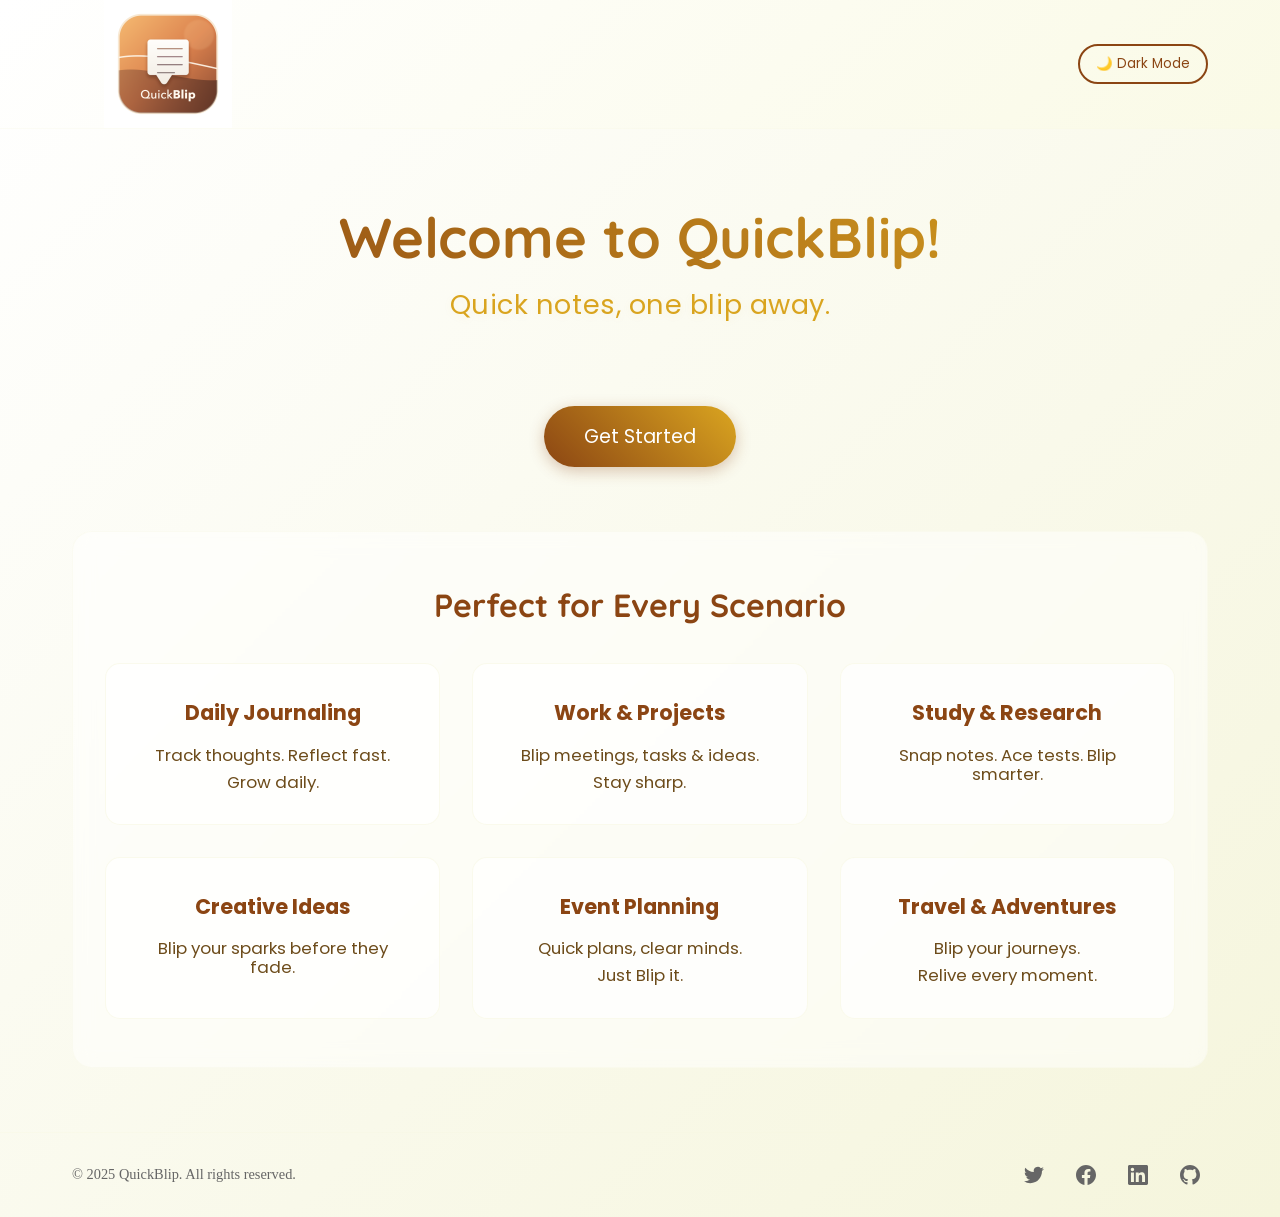
<file: index.html>
<!DOCTYPE html>
<html lang="en">
<head>
    <meta charset="UTF-8">
    <meta name="viewport" content="width=device-width, initial-scale=1.0">
    <link rel="preconnect" href="https://fonts.googleapis.com">
    <link rel="preconnect" href="https://fonts.gstatic.com" crossorigin>
    <link href="https://fonts.googleapis.com/css2?family=Quicksand:wght@300..700&display=swap" rel="stylesheet">
    <link href="https://fonts.googleapis.com/css2?family=Poppins:ital,wght@0,100;0,200;0,300;0,400;0,500;0,600;0,700;0,800;0,900;1,100;1,200;1,300;1,400;1,500;1,600;1,700;1,800;1,900&display=swap" rel="stylesheet">
    <title>QuickBlip</title>
    <link rel="icon" type="image/png" href="logo-light.png">
    <link rel="stylesheet" href="styles.css">
</head>
<body>
    <header>
        <div class="header-content">
            <div class="logo">
            <img id="logo-img" src="logo-light.png" alt="Logo">
            </div>
            <button class="theme-toggle" onclick="toggleTheme()">
                🌙 Dark Mode
            </button>
        </div>
    </header>

    <main>
        <div class="welcome-section">
            <h1>Welcome to QuickBlip!</h1>
            <h2>Quick notes, one blip away.</h2>
            <button class="get-started-btn" onclick="getStarted()">Get Started</button>
        </div>

        <div class="usecase-section">
            <h3>Perfect for Every Scenario</h3>
            <div class="usecase-grid">
                <div class="usecase-card">
                    <h4>Daily Journaling</h4>
                    <p>Track thoughts. Reflect fast. </p>
                        <p>Grow daily.</p>
                </div>
                <div class="usecase-card">
                    <h4>Work & Projects</h4>
                    <p>Blip meetings, tasks & ideas.</p>
                    <p>Stay sharp.</p>
                </div>
                <div class="usecase-card">
                    <h4>Study & Research</h4>
                    <p>Snap notes. Ace tests. Blip smarter.</p>
                </div>
                <div class="usecase-card">
                    <h4>Creative Ideas</h4>
                    <p>Blip your sparks before they fade.</p>
                </div>
                <div class="usecase-card">
                    <h4>Event Planning</h4>
                    <p>Quick plans, clear minds.</p>
                    <p>Just Blip it.</p>
                </div>
                <div class="usecase-card">
                    <h4>Travel & Adventures</h4>
                    <p>Blip your journeys. </p>
                    <p>Relive every moment.</p>
                </div>
        </div>
    </main>

    <div class="footer-bottom">
            <div class="footer-bottom-content">
                <p>&copy; 2025 QuickBlip. All rights reserved.</p>
                <div class="social-links">
                    <a href="#twitter" aria-label="Twitter">
                        <svg width="20" height="20" viewBox="0 0 24 24" fill="currentColor">
                            <path d="M23.953 4.57a10 10 0 01-2.825.775 4.958 4.958 0 002.163-2.723c-.951.555-2.005.959-3.127 1.184a4.92 4.92 0 00-8.384 4.482C7.69 8.095 4.067 6.13 1.64 3.162a4.822 4.822 0 00-.666 2.475c0 1.71.87 3.213 2.188 4.096a4.904 4.904 0 01-2.228-.616v.06a4.923 4.923 0 003.946 4.827 4.996 4.996 0 01-2.212.085 4.936 4.936 0 004.604 3.417 9.867 9.867 0 01-6.102 2.105c-.39 0-.779-.023-1.17-.067a13.995 13.995 0 007.557 2.209c9.053 0 13.998-7.496 13.998-13.985 0-.21 0-.42-.015-.63A9.935 9.935 0 0024 4.59z"/>
                        </svg>
                    </a>
                    <a href="#facebook" aria-label="Facebook">
                        <svg width="20" height="20" viewBox="0 0 24 24" fill="currentColor">
                            <path d="M24 12.073c0-6.627-5.373-12-12-12s-12 5.373-12 12c0 5.99 4.388 10.954 10.125 11.854v-8.385H7.078v-3.47h3.047V9.43c0-3.007 1.792-4.669 4.533-4.669 1.312 0 2.686.235 2.686.235v2.953H15.83c-1.491 0-1.956.925-1.956 1.874v2.25h3.328l-.532 3.47h-2.796v8.385C19.612 23.027 24 18.062 24 12.073z"/>
                        </svg>
                    </a>
                    <a href="#linkedin" aria-label="LinkedIn">
                        <svg width="20" height="20" viewBox="0 0 24 24" fill="currentColor">
                            <path d="M20.447 20.452h-3.554v-5.569c0-1.328-.027-3.037-1.852-3.037-1.853 0-2.136 1.445-2.136 2.939v5.667H9.351V9h3.414v1.561h.046c.477-.9 1.637-1.85 3.37-1.85 3.601 0 4.267 2.37 4.267 5.455v6.286zM5.337 7.433c-1.144 0-2.063-.926-2.063-2.065 0-1.138.92-2.063 2.063-2.063 1.14 0 2.064.925 2.064 2.063 0 1.139-.925 2.065-2.064 2.065zm1.782 13.019H3.555V9h3.564v11.452zM22.225 0H1.771C.792 0 0 .774 0 1.729v20.542C0 23.227.792 24 1.771 24h20.451C23.2 24 24 23.227 24 22.271V1.729C24 .774 23.2 0 22.222 0h.003z"/>
                        </svg>
                    </a>
                    <a href="#github" aria-label="GitHub">
                        <svg width="20" height="20" viewBox="0 0 24 24" fill="currentColor">
                            <path d="M12 0c-6.626 0-12 5.373-12 12 0 5.302 3.438 9.8 8.207 11.387.599.111.793-.261.793-.577v-2.234c-3.338.726-4.033-1.416-4.033-1.416-.546-1.387-1.333-1.756-1.333-1.756-1.089-.745.083-.729.083-.729 1.205.084 1.839 1.237 1.839 1.237 1.07 1.834 2.807 1.304 3.492.997.107-.775.418-1.305.762-1.604-2.665-.305-5.467-1.334-5.467-5.931 0-1.311.469-2.381 1.236-3.221-.124-.303-.535-1.524.117-3.176 0 0 1.008-.322 3.301 1.23.957-.266 1.983-.399 3.003-.404 1.02.005 2.047.138 3.006.404 2.291-1.552 3.297-1.23 3.297-1.23.653 1.653.242 2.874.118 3.176.77.84 1.235 1.911 1.235 3.221 0 4.609-2.807 5.624-5.479 5.921.43.372.823 1.102.823 2.222v3.293c0 .319.192.694.801.576 4.765-1.589 8.199-6.086 8.199-11.386 0-6.627-5.373-12-12-12z"/>
                        </svg>
                    </a>
                </div>
            </div>
        </div>
    </footer>

    <script src="index.js"></script>
</body>
</html>
</file>
<file: styles.css>
*{
            margin: 0;
            padding: 0;
            box-sizing: border-box;
        }
        
        body {
            line-height: 1.6;
            transition: all 0.3s ease;
        }
        
        /* Light Theme (Default) */
        body {
            background: linear-gradient(135deg, #ffffff 0%, #f5f5dc 100%);
            color: #333;
        }
        
        /* Dark Theme */
        body.dark-theme {
            background: linear-gradient(135deg, #0f0a1a 0%, #1a1320 100%);
            color: #e0e0e0;
        }
        
        /* Header Styles */
        header {
            background: linear-gradient(135deg, #ffffff 0%, #fafae6 100%);
            backdrop-filter: blur(10px);
            border-bottom: 1px solid rgba(245, 245, 220, 0.3);
            position: sticky;
            top: 0;
            z-index: 100;
            transition: all 0.3s ease;
        }
        
        body.dark-theme header {
            background: rgba(15, 10, 26, 0.9);
            border-bottom: 1px solid rgba(88, 68, 120, 0.3);
        }
        
        .header-content {
            max-width: 1200px;
            margin: 0 auto;
            display: flex;
            justify-content: space-between;
            align-items: center;
            padding: 0 2rem;
        }
        
        #logo-img {
            cursor: pointer;
            height: 128px;
            width: 192px;
            background: none;
            border: none;
            vertical-align: middle;
            object-fit: contain;
            transition: transform 0.2s;
        }
        
        #logo-img:hover {
            transform: scale(1.08);
        }
        
        .logo {
            display: flex;
            align-items: center;
            gap: 0.5rem;
        }
        
        .logo-icon {
            width: 40px;
            height: 40px;
            background: linear-gradient(45deg, #8b4513, #daa520);
            border-radius: 8px;
            display: flex;
            align-items: center;
            justify-content: center;
            font-size: 1.5rem;
            color: white;
            font-weight: bold;
        }
        
        body.dark-theme .logo-icon {
            background: linear-gradient(45deg, #3d2a5c, #5a4278);
        }
        
        .logo-text {
            font-size: 1.5rem;
            font-weight: bold;
            color: #8b4513;
        }
        
        body.dark-theme .logo-text {
            color: #c5b8d9;
        }
        
        /* Theme Toggle Button */
        .theme-toggle {
            background: none;
            border: 2px solid #8b4513;
            border-radius: 50px;
            padding: 0.5rem 1rem;
            cursor: pointer;
            font-family: "Poppins", sans-serif;
            transition: all 0.3s ease;
            color: #8b4513;
        }
        
        .theme-toggle:hover {
            background: #8b4513;
            color: white;
            transform: scale(1.05);
        }
        
        body.dark-theme .theme-toggle {
            border-color: #7c6ba0;
            color: #c5b8d9;
        }
        
        body.dark-theme .theme-toggle:hover {
            background: #7c6ba0;
            color: #0f0a1a;
        }
        
        /* Main Content */
        main {
            max-width: 1200px;
            margin: 0 auto;
            padding: 4rem 2rem;
            text-align: center;
        }
        
        .welcome-section {
            margin-bottom: 4rem;
        }
        
        .welcome-section h1 {
            font-size: 3.5rem;
            font-family: "Quicksand", sans-serif;
            /* margin-bottom: 1rem; */
            background: linear-gradient(45deg, #8b4513, #daa520);
            -webkit-background-clip: text;
            -webkit-text-fill-color: transparent;
            background-clip: text;
        }
        
        body.dark-theme .welcome-section h1 {
            background: linear-gradient(45deg, #c5b8d9, #9b88c2);
            -webkit-background-clip: text;
            -webkit-text-fill-color: transparent;
            background-clip: text;

        }
        
        .welcome-section h2 {
            font-size: 1.7rem;
            font-family: "Poppins", sans-serif;
            font-weight: 400;
            margin-bottom: 5rem;
            color: #7a5c2e;
            letter-spacing: 0.02em;
            background: #daa520;
            -webkit-background-clip: text;
            -webkit-text-fill-color: transparent;
            background-clip: text;
            text-shadow: 0 2px 8px rgba(218, 165, 32, 0.08);
        }
        
        body.dark-theme .welcome-section h2 {
            background: linear-gradient(45deg, #c5b8d9 40%, #9b88c2 100%);
            -webkit-background-clip: text;
            -webkit-text-fill-color: transparent;
            background-clip: text;
            color: #b3a5c7;
            text-shadow: 0 2px 8px rgba(155, 136, 194, 0.08);
        }
        
        .get-started-btn {
            background: linear-gradient(45deg, #8b4513, #daa520);
            color: white;
            border: none;
            padding: 1rem 2.5rem;
            font-family: poppins, sans-serif;
            font-size: 1.2rem;
            border-radius: 50px;
            cursor: pointer;
            transition: all 0.3s ease;
            box-shadow: 0 4px 15px rgba(139, 69, 19, 0.3);
        }
        
        body.dark-theme .get-started-btn {
            background: linear-gradient(45deg, #3d2a5c, #5a4278);
            box-shadow: 0 4px 15px rgba(61, 42, 92, 0.3);
        }
        
        .get-started-btn:hover {
            transform: translateY(-2px);
            box-shadow: 0 6px 20px rgba(139, 69, 19, 0.4);
        }
        
        body.dark-theme .get-started-btn:hover {
            box-shadow: 0 6px 20px rgba(61, 42, 92, 0.4);
        }
        
        /* Use Cases Section */
        .usecase-section {
            background: rgba(255, 255, 255, 0.5);
            border-radius: 20px;
            padding: 3rem 2rem;
            margin-top: 4rem;
            backdrop-filter: blur(10px);
            border: 1px solid rgba(245, 245, 220, 0.3);
        }
        
        body.dark-theme .usecase-section {
            background: rgba(26, 19, 32, 0.8);
            border: 1px solid rgba(88, 68, 120, 0.3);
        }
        
        .usecase-section h3 {
            font-size: 2rem;
            font-family: Quicksand, sans-serif;
            margin-bottom: 2rem;
            color: #8b4513;
        }
        
        body.dark-theme .usecase-section h3 {
            color: #c5b8d9;
        }
        
        .usecase-grid {
            display: grid;
            grid-template-columns: repeat(auto-fit, minmax(250px, 1fr));
            gap: 2rem;
            margin-top: 2rem;
        }
        
        .usecase-card {
            background: rgba(255, 255, 255, 0.7);
            padding: 2rem;
            border-radius: 15px;
            border: 1px solid rgba(245, 245, 220, 0.5);
            transition: all 0.3s ease;
        }
        
        body.dark-theme .usecase-card {
            background: rgba(42, 32, 50, 0.8);
            border: 1px solid rgba(88, 68, 120, 0.4);
        }
        
        .usecase-card:hover {
            transform: translateY(-5px);
            box-shadow: 0 10px 25px rgba(139, 69, 19, 0.2);
        }
        
        body.dark-theme .usecase-card:hover {
            box-shadow: 0 10px 25px rgba(88, 68, 120, 0.3);
        }
        
        .usecase-card h4 {
            font-family: poppins, sans-serif;
            font-size: 1.3rem;
            margin-bottom: 1rem;
            color: #8b4513;
        }
        
        body.dark-theme .usecase-card h4 {
            color: #c5b8d9;
        }
        
        .usecase-card p {
            color: #6d4c1b;
            font-family: poppins, sans-serif;
            line-height: 1.2rem;
            font-size: 1.05rem;
            margin-top: 0.5rem;
        }
        
        body.dark-theme .usecase-card p {
            color: #b3a5c7;
        }
        
        .footer-bottom {
            border-top: 1px solid rgba(245, 245, 220, 0.3);
            padding: 1.5rem 0;
        }
        
        body.dark-theme .footer-bottom {
            border-top: 1px solid rgba(88, 68, 120, 0.2);
        }
        
        .footer-bottom-content {
            max-width: 1200px;
            margin: 0 auto;
            padding: 0 2rem;
            display: flex;
            justify-content: space-between;
            align-items: center;
        }
        
        .footer-bottom-content p {
            color: #666;
            font-size: 0.9rem;
        }
        
        body.dark-theme .footer-bottom-content p {
            color: #b3a5c7;
        }
        
        .social-links {
            display: flex;
            gap: 1rem;
        }
        
        .social-links a {
            color: #666;
            transition: all 0.3s ease;
            padding: 0.5rem;
            border-radius: 50%;
            display: flex;
            align-items: center;
            justify-content: center;
        }
        
        .social-links a:hover {
            color: #8b4513;
            background: rgba(139, 69, 19, 0.1);
            transform: translateY(-2px);
        }
        
        body.dark-theme .social-links a {
            color: #b3a5c7;
        }
        
        body.dark-theme .social-links a:hover {
            color: #c5b8d9;
            background: rgba(197, 184, 217, 0.1);
        }
        
        /* Footer Responsive Design */
        @media (max-width: 768px) {
            .footer-content {
                grid-template-columns: 1fr;
                gap: 2rem;
                padding: 2rem 1rem;
                text-align: center;
            }
        
            .footer-bottom-content {
                flex-direction: column;
                gap: 1rem;
                padding: 0 1rem;
                text-align: center;
            }
        
            .footer-logo {
                justify-content: center;
            }
        
            .footer-description {
                max-width: none;
            }
        }
        
        /* Responsive Design */
        @media (max-width: 768px) {
            .header-content {
                padding: 0 1rem;
            }
        
            .welcome-section h1 {
                font-size: 2.5rem;
            }
        
            .welcome-section h2 {
                font-size: 1.2rem;
            }
        
            main {
                padding: 2rem 1rem;
            }
        
            .usecase-section {
                padding: 2rem 1rem;
            }
        }
.quicksand-1 {
  font-family: "Quicksand", sans-serif;
  font-optical-sizing: auto;
  font-weight: 600;
  font-style: semi-bold;
}

.poppins-light {
  font-family: "Poppins", sans-serif;
  font-weight: 300;
  font-style: normal;
}
</file>
